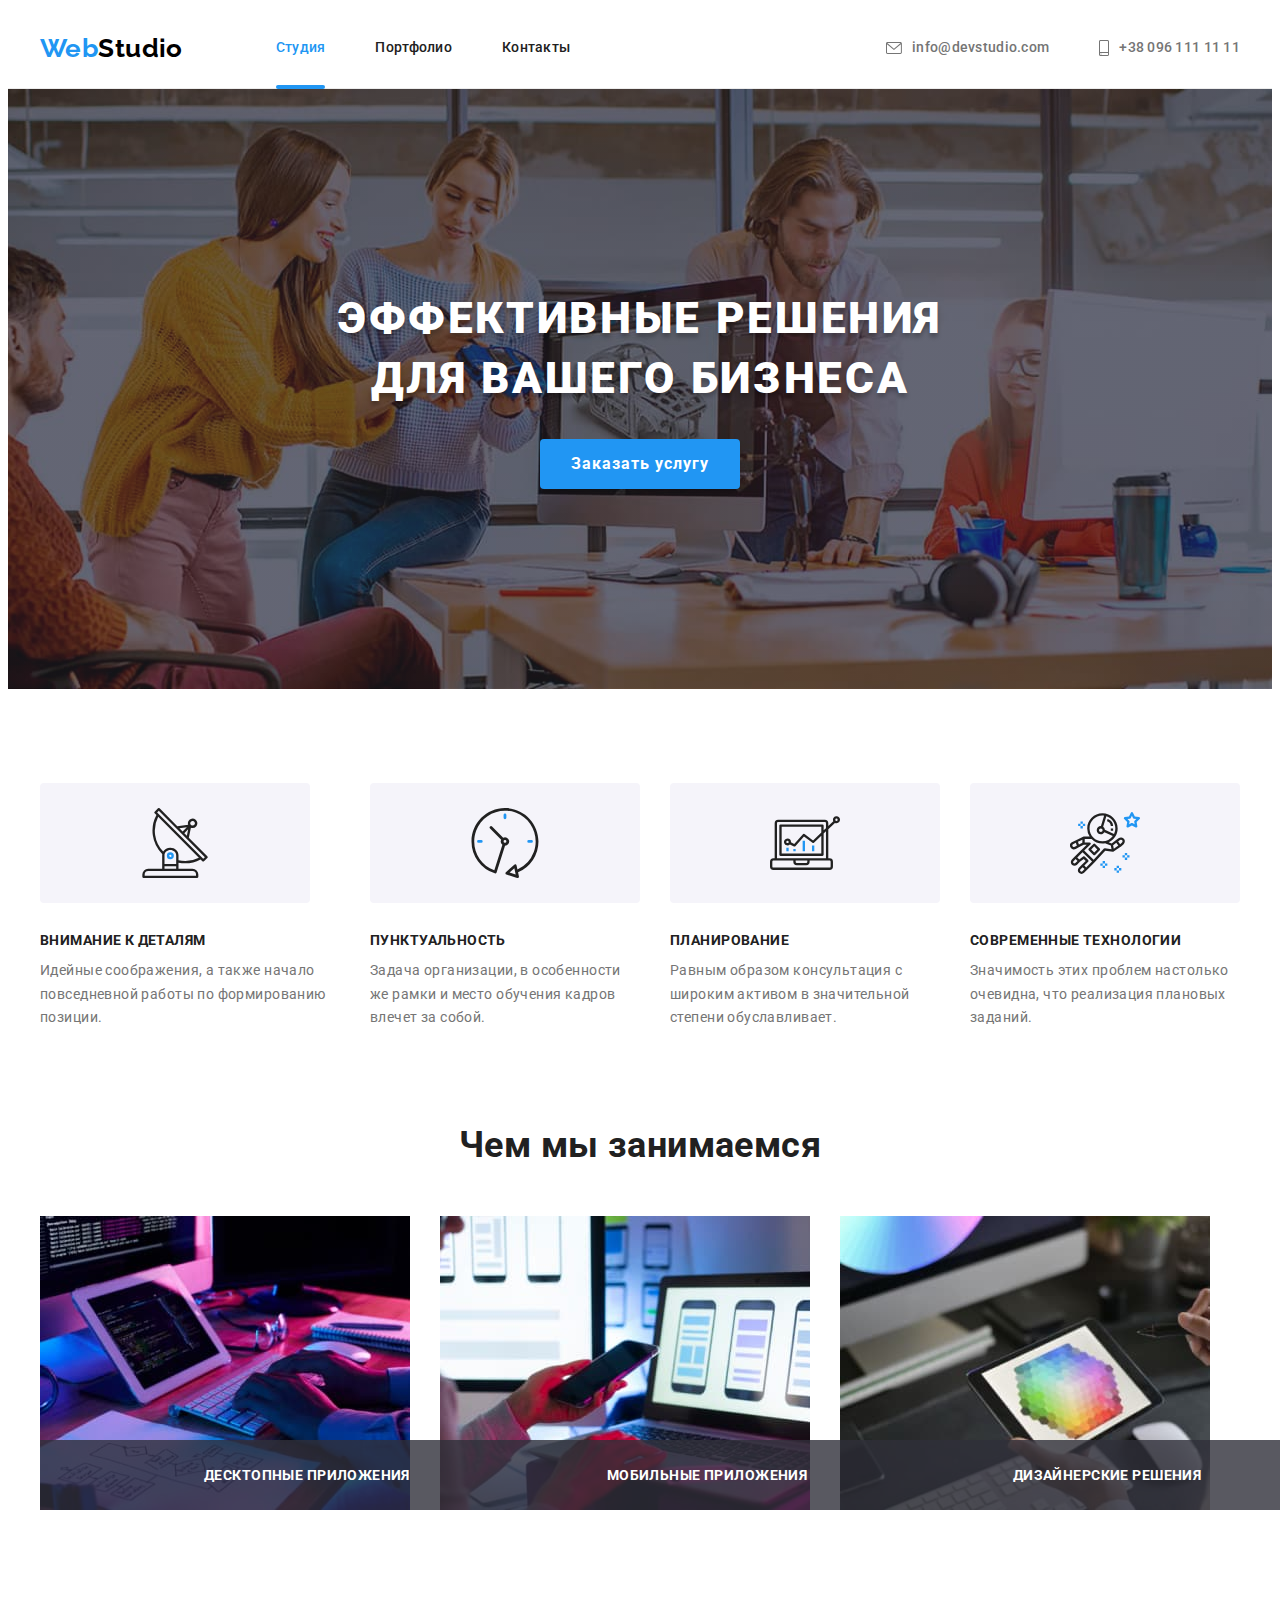
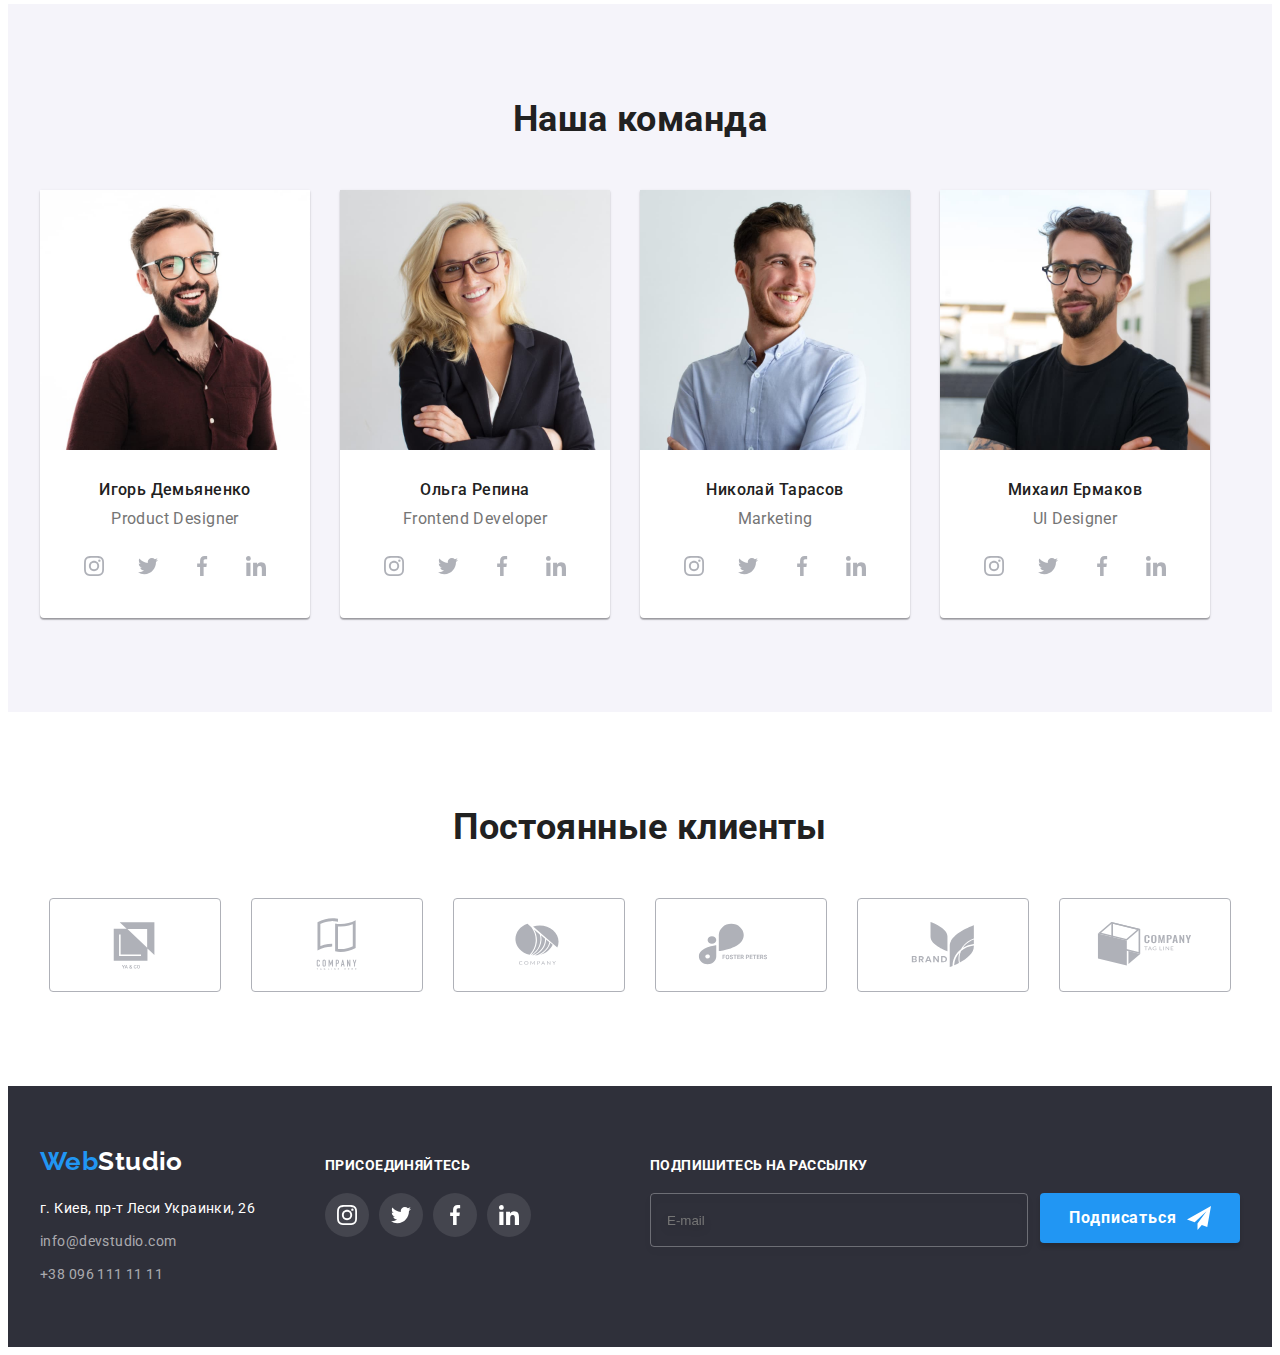
<file: index.html>
<!DOCTYPE html>
<html lang="ru">
	<head>
		<meta charset="UTF-8" />
		<meta http-equiv="X-UA-Compatible" content="IE=edge" />
		<meta name="viewport" content="width=device-width, initial-scale=1.0" />
		<link rel="preconnect" href="https://fonts.googleapis.com" />
		<link rel="preconnect" href="https://fonts.gstatic.com" crossorigin />
		<link
			href="https://fonts.googleapis.com/css2?family=Raleway:wght@700&family=Roboto:wght@400;500;700;900&display=swap"
			rel="stylesheet" />
		<title>WebStudio</title>
		<link
			rel="stylesheet"
			href="https://cdnjs.cloudflare.com/ajax/libs/modern-normalize/1.1.0/modern-normalize.min.css"
			integrity="sha512-wpPYUAdjBVSE4KJnH1VR1HeZfpl1ub8YT/NKx4PuQ5NmX2tKuGu6U/JRp5y+Y8XG2tV+wKQpNHVUX03MfMFn9Q=="
			crossorigin="anonymous"
			referrerpolicy="no-referrer" />
		<!-- <link rel="stylesheet" href="./css/styles.css" /> -->
		<link rel="stylesheet" href="./css/main.min.css" />
	</head>
	<body>
		<!-- ---------------------------HEADER---------------------------------------->
		<header class="header">
			<div class="container">
				<a class="logo link" href="./index.html"><span class="logo__text">Web</span>Studio</a>
				<nav class="navigation">
					<ul class="navigation__list list">
						<li class="navigation__item">
							<a class="navigation__link link current" href="./index.html">Студия</a>
						</li>
						<li class="navigation__item">
							<a class="navigation__link link" href="./portfolio.html">Портфолио</a>
						</li>
						<li class="navigation__item">
							<a class="navigation__link link" href="">Контакты</a>
						</li>
					</ul>
				</nav>
				<ul class="contacts list">
					<li class="contacts__item">
						<a class="contacts__link link" href="mailto:info@devstudio.com" target="_blank">
							<svg class="contacts__mail" width="16" height="12">
								<use href="./images/sprite.svg#mail"></use>
							</svg>
							info@devstudio.com</a
						>
					</li>
					<li class="contacts__item">
						<a class="contacts__link link" href="tel:+380961111111">
							<svg class="contacts__phone" width="10" height="16">
								<use href="./images/sprite.svg#phone"></use>
							</svg>
							+38 096 111 11 11</a
						>
					</li>
				</ul>
			</div>
		</header>
		<!-- ----------------------------MAIN---------------------------------------->
		<main>
			<!-- --------------------------HERO---------------------------------------->
			<section class="hero">
				<div class="container">
					<h1 class="hero__title">Эффективные решения для вашего бизнеса</h1>
					<button class="btn btn--centered button" type="button" data-modal-open="">Заказать услугу</button>
				</div>
			</section>
			<!-- ------------------------FEATURES---------------------------------------->
			<section class="features">
				<div class="container">
					<h2 class="visually-hidden">Особливості</h2>
					<ul class="benefits list">
						<li class=benefits__item">
							<div class="benefits__wrap">
								<svg width="70" height="70">
									<use href="./images/sprite.svg#antenna"></use>
								</svg>
							</div>
							<h3 class="benefits-title">внимание к деталям</h3>
							<p class="benefits-text">Идейные соображения, а также начало повседневной работы по формированию позиции.</p>
						</li>
						<li class="benefits__item">
							<div class="benefits__wrap">
								<svg width="70" height="70">
									<use href="./images/sprite.svg#clock"></use>
								</svg>
							</div>
							<h3 class="benefits-title">пунктуальность</h3>
							<p class="benefits-text">
								Задача организации, в особенности же рамки и место обучения кадров влечет за собой.
							</p>
						</li>
						<li class="benefits__item">
							<div class="benefits__wrap">
								<svg width="70" height="70">
									<use href="./images/sprite.svg#diagram"></use>
								</svg>
							</div>
							<h3 class="benefits-title">планирование</h3>
							<p class="benefits-text">
								Равным образом консультация с широким активом в значительной степени обуславливает.
							</p>
						</li>
						<li class="benefits__item">
							<div class="benefits__wrap">
								<svg width="70" height="70">
									<use href="./images/sprite.svg#astronaut"></use>
								</svg>
							</div>
							<h3 class="benefits-title">современные технологии</h3>
							<p class="benefits-text">Значимость этих проблем настолько очевидна, что реализация плановых заданий.</p>
						</li>
					</ul>
				</div>
			</section>
			<!-- ------------------------ABOUT US---------------------------------------->
			<section class="about section">
				<div class="container">
					<h2 class="title">Чем мы занимаемся</h2>
					<ul class="about__list list">
						<li class="about__item">
							<img class="image" src="./images/work-card-1.jpg" alt="написання коду" width="370" height="294" />
							<div class="about__overlay">
								<p class="about__text">десктопные приложения</p>
							</div>
						</li>
						<li class="about__item">
							<img class="image" src="./images/work-card-2.jpg" alt="вибір макету" width="370" height="294" />
							<div class="about__overlay">
								<p class="about__text">мобильные приложения</p>
							</div>
						</li>
						<li class="about__item">
							<img class="image" src="./images/work-card-3.jpg" alt="вибір кольору" width="370" height="294" />
							<div class="about__overlay">
								<p class="about__text">дизайнерские решения</p>
							</div>
						</li>
					</ul>
				</div>
			</section>
			<!-- -------------------------TEAM---------------------------------------->
			<section class="team section">
				<div class="container">
					<h2 class="title">Наша команда</h2>
					<ul class="card list">
						<li class="card__item">
							<img class="image" src="./images/team-card-1.jpg" alt="Игорь Демьяненко" width="270" height="260" />
							<div class="card__wrap">
								<h3 class="card__title">Игорь Демьяненко</h3>
								<p class="card__text" lang="en">Product Designer</p>
								<ul class="social list">
									<li class="social__item">
										<a class="social__link link" href="">
											<svg class="social__icon" width="20" height="20">
												<use href="./images/sprite.svg#instagram"></use>
											</svg>
										</a>
									</li>
									<li class="social__item">
										<a class="social__link link" href="">
											<svg class="social__icon" width="20" height="20">
												<use href="./images/sprite.svg#twitter"></use>
											</svg>
										</a>
									</li>
									<li class="social__item">
										<a class="social__link link" href="">
											<svg class="social__icon" width="20" height="20">
												<use href="./images/sprite.svg#facebook"></use>
											</svg>
										</a>
									</li>
									<li class="social__item">
										<a class="social__link link" href="">
											<svg class="social__icon" width="20" height="20">
												<use href="./images/sprite.svg#linkedin"></use>
											</svg>
										</a>
									</li>
								</ul>
							</div>
						</li>
						<li class="card__item">
							<img class="image" src="./images/team-card-2.jpg" alt="Игорь Демьяненко" width="270" height="260" />
							<div class="card__wrap">
								<h3 class="card__title">Ольга Репина</h3>
								<p class="card__text" lang="en">Frontend Developer</p>
								<ul class="social list">
									<li class="social__item">
										<a class="social__link link" href="">
											<svg class="social__icon" width="20" height="20">
												<use href="./images/sprite.svg#instagram"></use>
											</svg>
										</a>
									</li>
									<li class="social__item">
										<a class="social__link link" href="">
											<svg class="social__icon" width="20" height="20">
												<use href="./images/sprite.svg#twitter"></use>
											</svg>
										</a>
									</li>
									<li class="social__item">
										<a class="social__link link" href="">
											<svg class="social__icon" width="20" height="20">
												<use href="./images/sprite.svg#facebook"></use>
											</svg>
										</a>
									</li>
									<li class="social__item">
										<a class="social__link link" href="">
											<svg class="social__icon" width="20" height="20">
												<use href="./images/sprite.svg#linkedin"></use>
											</svg>
										</a>
									</li>
								</ul>
							</div>
						</li>
						<li class="card__item">
							<img class="image" src="./images/team-card-3.jpg" alt="Игорь Демьяненко" width="270" height="260" />
							<div class="card__wrap">
								<h3 class="card__title">Николай Тарасов</h3>
								<p class="card__text" lang="en">Marketing</p>
								<ul class="social list">
									<li class="social__item">
										<a class="social__link link" href="">
											<svg class="social__icon" width="20" height="20">
												<use href="./images/sprite.svg#instagram"></use>
											</svg>
										</a>
									</li>
									<li class="social__item">
										<a class="social__link link" href="">
											<svg class="social__icon" width="20" height="20">
												<use href="./images/sprite.svg#twitter"></use>
											</svg>
										</a>
									</li>
									<li class="social__item">
										<a class="social__link link" href="">
											<svg class="social__icon" width="20" height="20">
												<use href="./images/sprite.svg#facebook"></use>
											</svg>
										</a>
									</li>
									<li class="social__item">
										<a class="social__link link" href="">
											<svg class="social__icon" width="20" height="20">
												<use href="./images/sprite.svg#linkedin"></use>
											</svg>
										</a>
									</li>
								</ul>
							</div>
						</li>
						<li class="card__item">
							<img class="image" src="./images/team-card-4.jpg" alt="Игорь Демьяненко" width="270" height="260" />
							<div class="card__wrap">
								<h3 class="card__title">Михаил Ермаков</h3>
								<p class="card__text" lang="en">UI Designer</p>
								<ul class="social list">
									<li class="social__item">
										<a class="social__link link" href="">
											<svg class="social__icon" width="20" height="20">
												<use href="./images/sprite.svg#instagram"></use>
											</svg>
										</a>
									</li>
									<li class="social__item">
										<a class="social__link link" href="">
											<svg class="social__icon" width="20" height="20">
												<use href="./images/sprite.svg#twitter"></use>
											</svg>
										</a>
									</li>
									<li class="social__item">
										<a class="social__link link" href="">
											<svg class="social__icon" width="20" height="20">
												<use href="./images/sprite.svg#facebook"></use>
											</svg>
										</a>
									</li>
									<li class="social__item">
										<a class="social__link link" href="">
											<svg class="social__icon" width="20" height="20">
												<use href="./images/sprite.svg#linkedin"></use>
											</svg>
										</a>
									</li>
								</ul>
							</div>
						</li>
						
					</ul>
				</div>
			</section>
			<!-- ------------------------CLIENTS---------------------------------------->
			<section class="clients section">
				<div class="container">
					<h2 class="title">Постоянные клиенты</h2>
					<ul class="companies list">
						<li class="companies__item">
							<a href="" class="companies__link link">
								<svg class="companies__icon" width="106" height="60">
									<use href="./images/sprite.svg#logo1"></use>
								</svg>
							</a>
						</li>
						<li class="companies__item">
							<a href="" class="companies__link link">
								<svg class="companies__icon" width="106" height="60">
									<use href="./images/sprite.svg#logo2"></use>
								</svg>
							</a>
						</li>
						<li class="companies__item">
							<a href="" class="companies__link link">
								<svg class="companies__icon" width="106" height="60">
									<use href="./images/sprite.svg#logo3"></use>
								</svg>
							</a>
						</li>
						<li class="companies__item">
							<a href="" class="companies__link link">
								<svg class="companies__icon" width="106" height="60">
									<use href="./images/sprite.svg#logo4"></use>
								</svg>
							</a>
						</li>
						<li class="companies__item">
							<a href="" class="companies__link link">
								<svg class="companies__icon" width="106" height="60">
									<use href="./images/sprite.svg#logo5"></use>
								</svg>
							</a>
						</li>
						<li class="companies__item">
							<a href="" class="companies__link link">
								<svg class="companies__icon" width="106" height="60">
									<use href="./images/sprite.svg#logo6"></use>
								</svg>
							</a>
						</li>
					</ul>
				</div>
			</section>
		</main>
		<!-- -------------------------FOOTER---------------------------------------->
		<footer class="footer">
			<div class="container">
				<div class="footer__wrap">
					<a class="logo logo--light footer__logo link" href=""><span class="logo__text">Web</span>Studio</a>
					<address class="address">
						<ul class="address__list list">
							<li class="address__item">
								<a
									class="address__link link"
									href="https://goo.gl/maps/g8U8x3XX5DyqGBwx5"
									target="_blank"
									rel="noopener nofollow noreferrer"
									>г. Киев, пр-т Леси Украинки, 26</a
								>
							</li>
							<li class="address__item">
								<a class="address__contact link" href="mailto:info@devstudio.com" target="_blank">info@devstudio.com</a>
							</li>
							<li class="footer-item">
								<a class="address__contact link" href="tel:+380961111111">+38 096 111 11 11</a>
							</li>
						</ul>
					</address>
				</div>
				<div class="footer__join">
					<p class="footer__title">присоединяйтесь</p>
					<ul class="social list">
									<li class="social__item">
										<a class="social__link social__link--dark link" href="">
											<svg class="social__icon" width="20" height="20">
												<use href="./images/sprite.svg#instagram"></use>
											</svg>
										</a>
									</li>
									<li class="social__item">
										<a class="social__link social__link--dark link" href="">
											<svg class="social__icon" width="20" height="20">
												<use href="./images/sprite.svg#twitter"></use>
											</svg>
										</a>
									</li>
									<li class="social__item">
										<a class="social__link social__link--dark link" href="">
											<svg class="social__icon" width="20" height="20">
												<use href="./images/sprite.svg#facebook"></use>
											</svg>
										</a>
									</li>
									<li class="social__item">
										<a class="social__link social__link--dark link" href="">
											<svg class="social__icon" width="20" height="20">
												<use href="./images/sprite.svg#linkedin"></use>
											</svg>
										</a>
									</li>
								</ul>
				</div>
				<form class="subscribe">
					<p class="footer__title">Подпишитесь на рассылку</p>
					<div class="subscribe__wrap">
						<input class="subscribe__input" type="email" name="subscribe-email" placeholder="E-mail" maxlength="30" />
						<button class="btn button subscribe__button" type="submit">
							Подписаться
							<svg class="subscribe__icon" width="24" height="24">
								<use href="./images/sprite.svg#send"></use>
							</svg>
						</button>
					</div>
				</form>
			</div>
		</footer>

		<!-- -------------------------MODAL---------------------------------------->

		<div class="backdrop is-hidden" data-modal>
			<div class="modal">
				<button class="close-button" type="button" data-modal-close>
					<svg class="close-button__icon" width="11" height="11">
						<use href="./images/sprite.svg#close"></use>
					</svg>
				</button>
				<p class="modal__title">Оставьте свои данные, мы вам перезвоним</p>

				<form class="form">
					<div class="form__field">
						<label class="form__label" for="user-name">Имя</label>
						<div class="form__wrap">
							<input class="form__input" type="text" name="user-name" id="user-name" />
							<svg class="form__icon" width="18" height="18">
								<use href="./images/sprite.svg#name"></use>
							</svg>
						</div>
					</div>

					<div class="form__field">
						<label class="form__label" for="user-tel">Телефон</label>
						<div class="form__wrap">
							<input class="form__input" type="tel"  name="user-tel" id="user-tel" />
							<svg class="form__icon" width="18" height="18">
								<use href="./images/sprite.svg#tel"></use>
							</svg>
						</div>
					</div>

					<div class="form__field">
						<label class="form__label" for="user-email">Почта</label>
						<div class="form__wrap">
							<input class="form__input" type="email"  name="user-email" id="user-email" />
							<svg class="form__icon" width="18" height="18">
								<use href="./images/sprite.svg#email"></use>
							</svg>
						</div>
					</div>

					<div class="form__field">
						<label class="form__label" for="comment">Комментарий</label>
						<textarea class="form__comment" name="comment"  id="comment" placeholder="Введите текст"></textarea>
					</div>

					<div class="checkbox">
						<input
							type="checkbox"
							name="privacy"
							value="true"
							class="checkbox__input visually-hidden"
							id="checkbox-label" />
						<label class="checkbox__label" for="checkbox-label">Соглашаюсь с рассылкой и принимаю</label>
						<a class="checkbox__link" href="">Условия договора</a>
					</div>

					<button class="btn button btn--centered" type="submit">Отправить</button>
				</form>
			</div>
		</div>

		<script src="./js/modal.js"></script>
	</body>
</html>
</file>
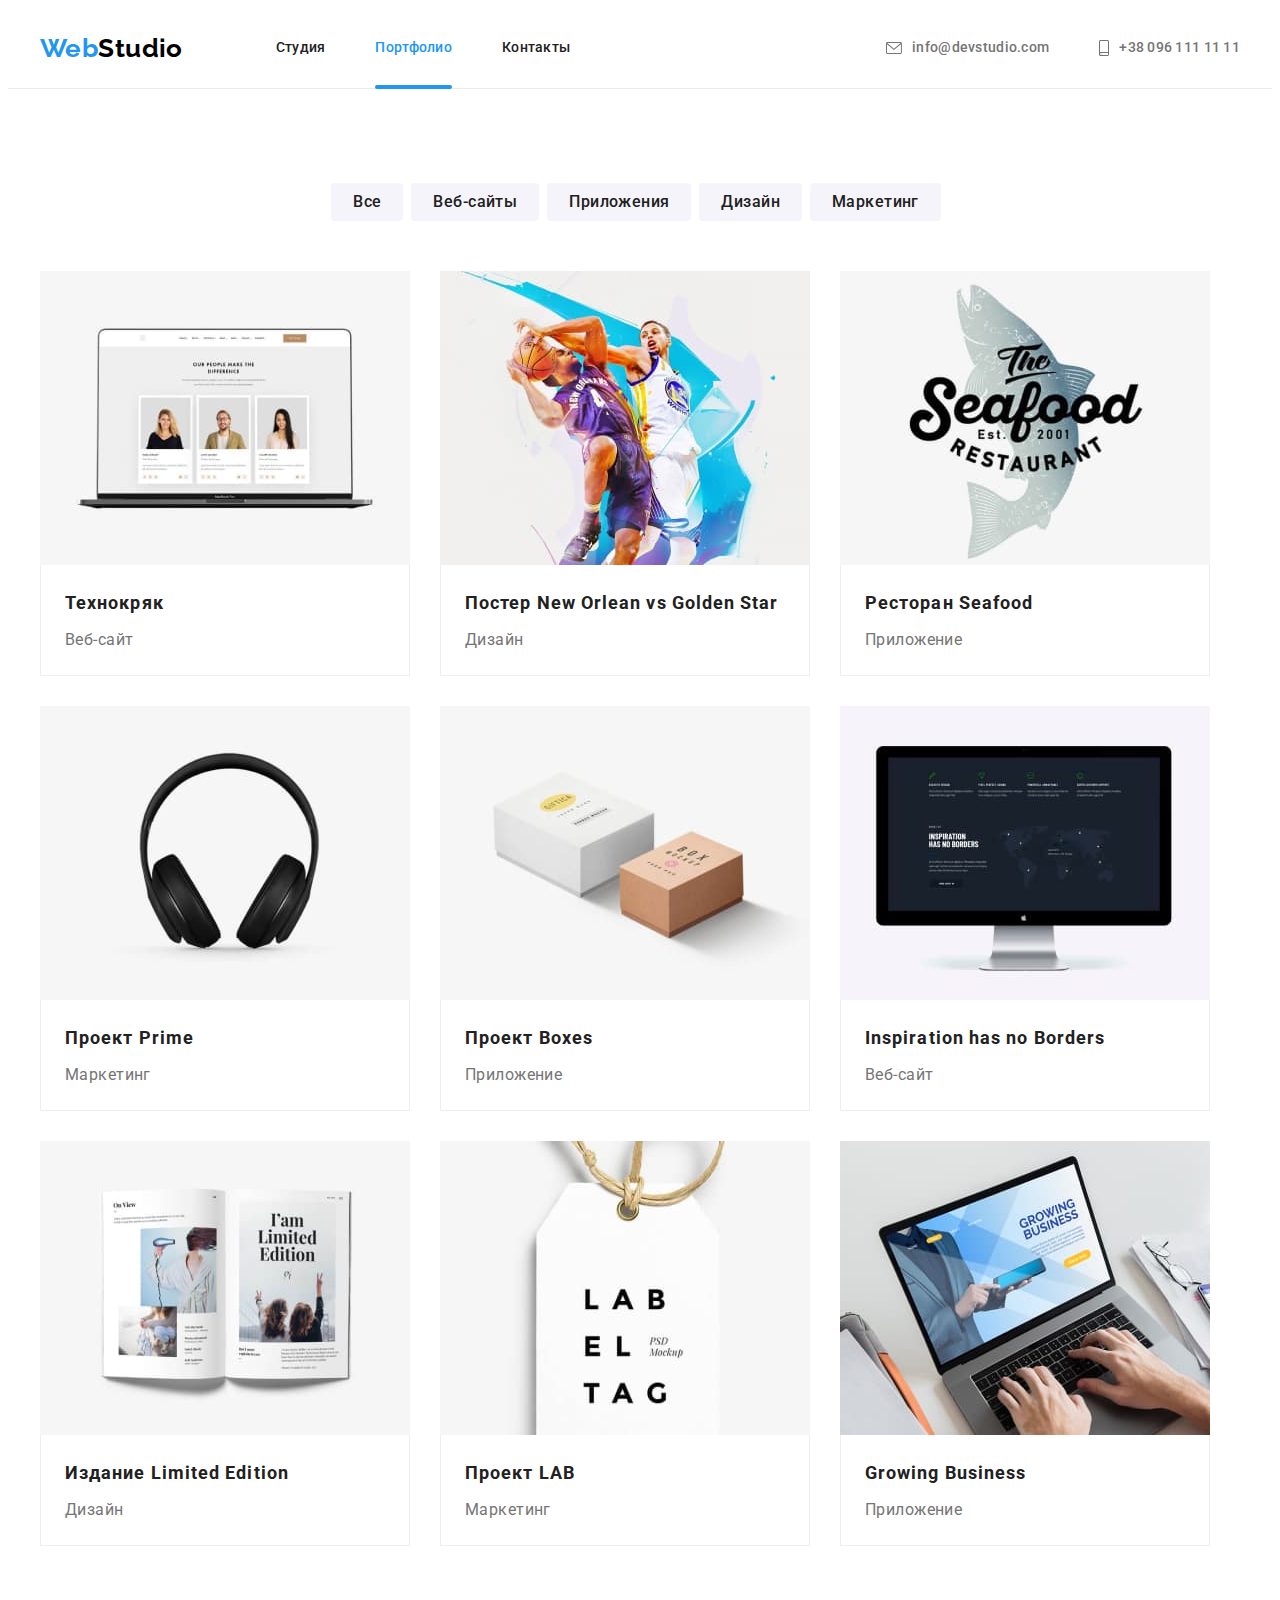
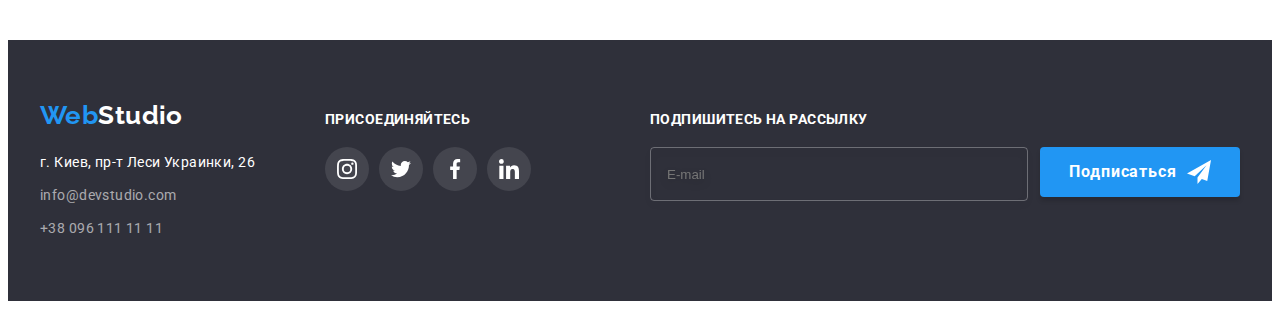
<file: portfolio.html>
<!DOCTYPE html>
<html lang="ru">
	<head>
		<meta charset="UTF-8" />
		<meta http-equiv="X-UA-Compatible" content="IE=edge" />
		<meta name="viewport" content="width=device-width, initial-scale=1.0" />
		<link rel="preconnect" href="https://fonts.googleapis.com" />
		<link rel="preconnect" href="https://fonts.gstatic.com" crossorigin />
		<link
			href="https://fonts.googleapis.com/css2?family=Raleway:wght@700&family=Roboto:wght@400;500;700;900&display=swap"
			rel="stylesheet" />
		<title>Portfolio</title>
		<link
			rel="stylesheet"
			href="https://cdnjs.cloudflare.com/ajax/libs/modern-normalize/1.1.0/modern-normalize.min.css"
			integrity="sha512-wpPYUAdjBVSE4KJnH1VR1HeZfpl1ub8YT/NKx4PuQ5NmX2tKuGu6U/JRp5y+Y8XG2tV+wKQpNHVUX03MfMFn9Q=="
			crossorigin="anonymous"
			referrerpolicy="no-referrer" />
		<link rel="stylesheet" href="./css/main.min.css" />
	</head>
	<body>
		<!-- ---------------------------HEADER---------------------------------------->
		<header class="header">
			<div class="container">
				<a class="logo link" href="./index.html"><span class="logo__text">Web</span>Studio</a>
				<nav class="navigation">
					<ul class="navigation__list list">
						<li class="navigation__item">
							<a class="navigation__link link" href="./index.html">Студия</a>
						</li>
						<li class="navigation__item">
							<a class="navigation__link link current" href="./portfolio.html">Портфолио</a>
						</li>
						<li class="navigation__item">
							<a class="navigation__link link" href="">Контакты</a>
						</li>
					</ul>
				</nav>
				<ul class="contacts list">
					<li class="contacts__item">
						<a class="contacts__link link" href="mailto:info@devstudio.com" target="_blank">
							<svg class="contacts__mail" width="16" height="12">
								<use href="./images/sprite.svg#mail"></use>
							</svg>
							info@devstudio.com</a
						>
					</li>
					<li class="contacts__item">
						<a class="contacts__link link" href="tel:+380961111111">
							<svg class="contacts__phone" width="10" height="16">
								<use href="./images/sprite.svg#phone"></use>
							</svg>
							+38 096 111 11 11</a
						>
					</li>
				</ul>
			</div>
		</header>
		<!-- --------------------------PROJECTS--------------------------------------------------------------------------------------------------------->
		<main>
			<section class="projects section">
				<div class="container">
					<h1 class="title visually-hidden">Проекти</h1>
					<ul class="filter projects__filter list">
						<li class="filter__item">
							<button class="filter__btn button" type="button">Все</button>
						</li>
						<li class="filter__item">
							<button class="filter__btn button" type="button">Веб-сайты</button>
						</li>
						<li class="filter__item">
							<button class="filter__btn button" type="button">Приложения</button>
						</li>
						<li class="filter__item">
							<button class="filter__btn button" type="button">Дизайн</button>
						</li>
						<li class="filter__item">
							<button class="filter__btn button" type="button">Маркетинг</button>
						</li>
					</ul>
					<ul class="projects list">
						<li class="projects__item">
							<a class="project-card link" href="">
								<div class="project-card__thumb">
									<img class="image" src="./images/project1.jpg" alt="Технокряк" width="370" height="294" />
									<div class="project-card__overlay">
										<p class="project-card__description">
											Ресурс предлагает комплексные предложения с разным уровнем функционала и сервисов. Все это
											позволит посетителю получить исчерпывающие сведения о компании или частном лице.
										</p>
									</div>
								</div>
								<div class="project-card__wrap">
									<h2 class="project-card__title">Технокряк</h2>
									<p class="project-card__text">Веб-сайт</p>
								</div>
							</a>
						</li>

						<li class="projects__item">
							<a class="project-card link" href="">
								<div class="project-card__thumb">
									<img
										class="image"
										src="./images/project2.jpg"
										alt="Постер New Orlean vs Golden Star"
										width="370"
										height="294" />
									<div class="project-card__overlay">
										<p class="project-card__description">
											Ресурс предлагает комплексные предложения с разным уровнем функционала и сервисов. Все это
											позволит посетителю получить исчерпывающие сведения о компании или частном лице.
										</p>
									</div>
								</div>
								<div class="project-card__wrap">
									<h2 class="project-card__title">Постер New Orlean vs Golden Star</h2>
									<p class="project-card__text">Дизайн</p>
								</div>
							</a>
						</li>

						<li class="projects__item">
							<a class="project-card link" href="">
								<div class="project-card__thumb">
									<img class="image" src="./images/project3.jpg" alt="Ресторан Seafood" width="370" height="294" />
									<div class="project-card__overlay">
										<p class="project-card__description">
											Ресурс предлагает комплексные предложения с разным уровнем функционала и сервисов. Все это
											позволит посетителю получить исчерпывающие сведения о компании или частном лице.
										</p>
									</div>
								</div>
								<div class="project-card__wrap">
									<h2 class="project-card__title">Ресторан Seafood</h2>
									<p class="project-card__text">Приложение</p>
								</div>
							</a>
						</li>

						<li class="projects__item">
							<a class="project-card link" href="">
								<div class="project-card__thumb">
									<img class="image" src="./images/project4.jpg" alt="Проект Prime" width="370" height="294" />
									<div class="project-card__overlay">
										<p class="project-card__description">
											Ресурс предлагает комплексные предложения с разным уровнем функционала и сервисов. Все это
											позволит посетителю получить исчерпывающие сведения о компании или частном лице.
										</p>
									</div>
								</div>
								<div class="project-card__wrap">
									<h2 class="project-card__title">Проект Prime</h2>
									<p class="project-card__text">Маркетинг</p>
								</div>
							</a>
						</li>

						<li class="projects__item">
							<a class="project-card link" href="">
								<div class="project-card__thumb">
									<img class="image" src="./images/project5.jpg" alt="Проект Boxes" width="370" height="294" />
									<div class="project-card__overlay">
										<p class="project-card__description">
											Ресурс предлагает комплексные предложения с разным уровнем функционала и сервисов. Все это
											позволит посетителю получить исчерпывающие сведения о компании или частном лице.
										</p>
									</div>
								</div>
								<div class="project-card__wrap">
									<h2 class="project-card__title">Проект Boxes</h2>
									<p class="project-card__text">Приложение</p>
								</div>
							</a>
						</li>

						<li class="projects__item">
							<a class="project-card link" href="">
								<div class="project-card__thumb">
									<img
										class="image"
										lang="en"
										src="./images/project6.jpg"
										alt="Inspiration has no Borders"
										width="370"
										height="294" />
									<div class="project-card__overlay">
										<p class="project-card__description">
											Ресурс предлагает комплексные предложения с разным уровнем функционала и сервисов. Все это
											позволит посетителю получить исчерпывающие сведения о компании или частном лице.
										</p>
									</div>
								</div>
								<div class="project-card__wrap">
									<h2 lang="en" class="project-card__title">Inspiration has no Borders</h2>
									<p class="project-card__text">Веб-сайт</p>
								</div>
							</a>
						</li>

						<li class="projects__item">
							<a class="project-card link" href="">
								<div class="project-card__thumb">
									<img
										class="image"
										src="./images/project7.jpg"
										alt="Издание Limited Edition"
										width="370"
										height="294" />
									<div class="project-card__overlay">
										<p class="project-card__description">
											Ресурс предлагает комплексные предложения с разным уровнем функционала и сервисов. Все это
											позволит посетителю получить исчерпывающие сведения о компании или частном лице.
										</p>
									</div>
								</div>
								<div class="project-card__wrap">
									<h2 class="project-card__title">Издание Limited Edition</h2>
									<p class="project-card__text">Дизайн</p>
								</div>
							</a>
						</li>

						<li class="projects__item">
							<a class="project-card link" href="">
								<div class="project-card__thumb">
									<img class="image" src="./images/project8.jpg" alt="Проект LAB" width="370" height="294" />
									<div class="project-card__overlay">
										<p class="project-card__description">
											Ресурс предлагает комплексные предложения с разным уровнем функционала и сервисов. Все это
											позволит посетителю получить исчерпывающие сведения о компании или частном лице.
										</p>
									</div>
								</div>
								<div class="project-card__wrap">
									<h2 class="project-card__title">Проект LAB</h2>
									<p class="project-card__text">Маркетинг</p>
								</div>
							</a>
						</li>

						<li class="projects__item">
							<a class="project-card link" href="">
								<div class="project-card__thumb">
									<img
										class="image"
										lang="en"
										src="./images/project9.jpg"
										alt="Growing Business"
										width="370"
										height="294" />
									<div class="project-card__overlay">
										<p class="project-card__description">
											Ресурс предлагает комплексные предложения с разным уровнем функционала и сервисов. Все это
											позволит посетителю получить исчерпывающие сведения о компании или частном лице.
										</p>
									</div>
								</div>
								<div class="project-card__wrap">
									<h2 lang="en" class="project-card__title">Growing Business</h2>
									<p class="project-card__text">Приложение</p>
								</div>
							</a>
						</li>
					</ul>
				</div>
			</section>
		</main>
		<!-- ---------------------------FOOTER---------------------------------->
		<footer class="footer">
			<div class="container">
				<div class="footer__wrap">
					<a class="logo logo--light footer__logo link" href=""><span class="logo__text">Web</span>Studio</a>
					<address class="address">
						<ul class="address__list list">
							<li class="address__item">
								<a
									class="address__link link"
									href="https://goo.gl/maps/g8U8x3XX5DyqGBwx5"
									target="_blank"
									rel="noopener nofollow noreferrer"
									>г. Киев, пр-т Леси Украинки, 26</a
								>
							</li>
							<li class="address__item">
								<a class="address__contact link" href="mailto:info@devstudio.com" target="_blank">info@devstudio.com</a>
							</li>
							<li class="footer-item">
								<a class="address__contact link" href="tel:+380961111111">+38 096 111 11 11</a>
							</li>
						</ul>
					</address>
				</div>
				<div class="footer__join">
					<p class="footer__title">присоединяйтесь</p>
					<ul class="social list">
						<li class="social__item">
							<a class="social__link social__link--dark link" href="">
								<svg class="social__icon" width="20" height="20">
									<use href="./images/sprite.svg#instagram"></use>
								</svg>
							</a>
						</li>
						<li class="social__item">
							<a class="social__link social__link--dark link" href="">
								<svg class="social__icon" width="20" height="20">
									<use href="./images/sprite.svg#twitter"></use>
								</svg>
							</a>
						</li>
						<li class="social__item">
							<a class="social__link social__link--dark link" href="">
								<svg class="social__icon" width="20" height="20">
									<use href="./images/sprite.svg#facebook"></use>
								</svg>
							</a>
						</li>
						<li class="social__item">
							<a class="social__link social__link--dark link" href="">
								<svg class="social__icon" width="20" height="20">
									<use href="./images/sprite.svg#linkedin"></use>
								</svg>
							</a>
						</li>
					</ul>
				</div>
				<form class="subscribe">
					<p class="footer__title">Подпишитесь на рассылку</p>
					<div class="subscribe__wrap">
						<input class="subscribe__input" type="email" name="subscribe-email" placeholder="E-mail" maxlength="30" />
						<button class="btn button subscribe__button" type="submit">
							Подписаться
							<svg class="subscribe__icon" width="24" height="24">
								<use href="./images/sprite.svg#send"></use>
							</svg>
						</button>
					</div>
				</form>
			</div>
		</footer>
	</body>
</html>
</file>
<file: css/styles.css>
/* Позиціонування */
/* Блочна модель */
/* Типографія */
/* Візуал */
/* Інше */

/* ----------------------HEADER-------------------------------------- */

/* -----------------------HERO-------------------------------------- */

/* ---------------------FEATURES-------------------------------------- */

/* ----------------------ABOUT-------------------------------------- */

/* -----------------------TEAM-------------------------------------- */

/* -----------------------CLIENTS-------------------------------------- */

/* -----------------------FOOTER-------------------------------------- */

/* -----------------------MAIN PORTFOLIO-------------------------------------- */

/* -----------------------MAIN PROJECTS-------------------------------------- */
/* -----------------------MODAL-------------------------------------- */
</file>
<file: css/main.min.css>
:root{--main-header-color: #212121;--main-text-color: #757575;--bg-header-color: #ffffff;--accent-color: #2196f3;--logo-color: #000000;--bg-color: #2f303a;--team-gb-color: #f5f4fa;--footer-contact-color: rgba(255, 255, 255, 0.6);--header-border: #ececec;--table-border: #eeeeee;--icon-color: #afb1b8;--footer-icon-bg: rgba(255, 255, 255, 0.1);--hero-bg: #c4c4c4;--about-bg: rgba(47, 48, 58, 0.8);--cubic: cubic-bezier(0.4, 0, 0.2, 1);--color-transition: color 250ms cubic-bezier(0.4, 0, 0.2, 1);--bg-transition: background-color 250ms cubic-bezier(0.4, 0, 0.2, 1)}h1,h2,h3,h4,h5,h6,p,ul{margin:0;padding:0}.button{cursor:pointer}.image{display:block}body{font-family:"Roboto",sans-serif;color:var(--main-header-color);font-size:14px;letter-spacing:.03em;background-color:var(--bg-header-color)}.container{width:1200px;margin:0 auto;padding-left:15px;padding-right:15px}.section{padding:94px 0}.title{margin-bottom:50px;font-weight:700;font-size:36px;line-height:1.1666666667;text-align:center;color:var(--main-header-color)}.link{text-decoration:none}.list{list-style:none}.visually-hidden{position:absolute;white-space:nowrap;width:1px;height:1px;overflow:hidden;border:0;padding:0;clip:rect(0 0 0 0);clip-path:inset(50%);margin:-1px}.logo{font-family:"Raleway";font-weight:700;font-size:26px;line-height:1.19;color:var(--logo-color)}.logo__text{color:var(--accent-color)}.logo--light{color:var(--bg-header-color)}.btn{display:flex;justify-content:center;align-items:center;height:50px;min-width:200px;font-family:inherit;font-weight:700;font-size:16px;line-height:1.875;text-align:center;letter-spacing:.06em;color:var(--bg-header-color);background-color:var(--accent-color);border-radius:4px;border:rgba(0,0,0,0);box-shadow:0px 4px 4px rgba(0,0,0,.15);transition:var(--bg-transition)}.btn--centered{margin:0 auto}.btn:hover,.btn:focus{background-color:#188ce8}.close-button{position:absolute;top:8px;right:8px;display:flex;justify-content:center;align-items:center;width:30px;height:30px;padding:0;color:#000;background-color:rgba(0,0,0,0);border:1px solid rgba(0,0,0,.1);border-radius:50%}.close-button__icon{fill:currentColor;transition:var(--color-transition)}.close-button:hover .close-button__icon,.close-button:focus .close-button__icon{color:var(--accent-color)}.social{display:flex;justify-content:center}.social__item:not(:last-child){margin-right:10px}.social__link{display:flex;justify-content:center;align-items:center;width:44px;height:44px;color:var(--icon-color);background-color:rgba(0,0,0,0);border-radius:50%;transition:var(--bg-transition),var(--color-transition)}.social__link:hover,.social__link:focus{color:var(--bg-header-color);background-color:var(--accent-color)}.social__link--dark{background-color:var(--footer-icon-bg);color:var(--bg-header-color)}.social__icon{fill:currentColor}.project-card{display:block;color:inherit;transition:box-shadow 250ms var(--cubic)}.project-card:hover,.project-card:focus{box-shadow:0px 1px 1px rgba(0,0,0,.12),0px 4px 4px rgba(0,0,0,.06),1px 4px 6px rgba(0,0,0,.16)}.project-card__thumb{position:relative;overflow:hidden}.project-card__overlay{position:absolute;top:0;left:0;width:100%;height:100%;padding:63px 24px;background-color:rgba(33,150,243,.9);transform:translateY(101%);transition:transform 250ms var(--cubic)}.project-card:hover .project-card__overlay,.project-card:focus .project-card__overlay{transform:translateY(0)}.project-card__description{font-size:18px;line-height:1.5555555556;color:var(--bg-header-color)}.project-card__wrap{padding:20px 24px;border:1px solid var(--table-border);border-top:none}.project-card__title{margin-bottom:4px;font-weight:700;font-size:18px;line-height:2;letter-spacing:.06em}.project-card__text{font-size:16px;line-height:1.88;color:var(--main-text-color)}.header{border-bottom:1px solid var(--header-border)}.header .container{display:flex;align-items:center}.navigation{margin-left:93px}.navigation__list{display:flex}.navigation__item+.navigation__item{margin-left:50px}.navigation__link,.contacts__link{position:relative;display:block;padding-top:32px;padding-bottom:32px;font-weight:500;line-height:1.14;letter-spacing:.02em;color:inherit;transition:var(--color-transition)}.navigation__link:hover,.navigation__link:focus,.contacts__link:hover,.contacts__link:focus{color:var(--accent-color)}.navigation__link::before{content:"";position:absolute;left:0;bottom:0;display:block;width:100%;height:4px;background:var(--accent-color);border-radius:2px;opacity:0;transform:translateY(1px);transition:opacity 250ms var(--cubic)}.navigation__link:hover::before,.navigation__link:focus::before{opacity:1}.contacts{display:flex;margin-left:auto}.contacts__item+.contacts__item{margin-left:50px}.contacts__link{display:flex;align-items:center;color:var(--main-text-color)}.contacts__mail{margin-right:10px;fill:currentColor}.contacts__phone{margin-right:10px;fill:currentColor}.current{position:relative;color:var(--accent-color)}.current::after{content:"";position:absolute;left:0;bottom:0;display:block;width:100%;height:4px;background:var(--accent-color);border-radius:2px;transform:translateY(1px)}.hero{max-width:1600px;margin:0 auto;padding-top:200px;padding-bottom:200px;text-align:center;background-color:var(--hero-bg);background-image:linear-gradient(rgba(47, 48, 58, 0.4), rgba(47, 48, 58, 0.4)),url(../images/hero-bg.jpg);background-position:center;background-size:cover;background-repeat:no-repeat}.hero__title{max-width:696px;margin:0 auto;margin-bottom:30px;font-weight:900;font-size:44px;line-height:1.36;letter-spacing:.06em;text-transform:uppercase;color:var(--bg-header-color);text-shadow:0px 4px 4px rgba(0,0,0,.25)}.features{padding-top:94px}.benefits{display:flex}.benefits__item{flex-basis:calc((100% - 90px)/4);margin-right:30px}.benefits__item:last-child{margin-right:0}.benefits__wrap{display:flex;justify-content:center;align-items:center;width:270px;height:120px;margin-bottom:30px;background-color:var(--team-gb-color);border-radius:4px}.benefits-title{margin-bottom:10px;font-weight:700;font-size:inherit;line-height:1.14;text-transform:uppercase}.benefits-text{line-height:1.71;color:var(--main-text-color)}.about__list{display:flex}.about__item{position:relative;flex-basis:calc((100% - 60px)/4);margin-right:30px}.about__item:last-child{margin-right:0}.about__overlay{position:absolute;left:0;bottom:0;display:block;width:100%;padding:27px 82px;background:rgba(47,48,58,.8)}.about__text{font-weight:700;line-height:1.1428571429;text-align:center;text-transform:uppercase;color:var(--bg-header-color)}.team{background-color:var(--team-gb-color)}.card{display:flex}.card__item{flex-basis:calc((100% - 90px)/4);margin-right:30px;line-height:1.19;background-color:var(--bg-header-color);border-radius:0px 0px 4px 4px;box-shadow:0px 1px 3px rgba(0,0,0,.12),0px 1px 1px rgba(0,0,0,.14),0px 2px 1px rgba(0,0,0,.2)}.card__item__item:last-child{margin-right:0}.card__wrap{padding-top:30px;padding-bottom:30px}.card__title{margin-bottom:10px;font-weight:500;font-size:16px;text-align:center}.card__text{margin-bottom:16px;font-size:16px;text-align:center;color:var(--main-text-color)}.companies{display:flex;justify-content:center}.companies__item{margin-right:30px}.companies__item:last-child{margin-right:0}.companies__link{display:flex;justify-content:center;align-items:center;width:170px;height:92px;color:var(--icon-color);border:1px solid var(--icon-color);border-radius:4px;transition:var(--color-transition),border-color 250ms var(--cubic)}.companies__link:hover,.companies__link:focus{color:var(--accent-color);border-color:var(--accent-color)}.companies__icon{fill:currentColor}.footer{padding:60px 0;background-color:var(--bg-color)}.footer .container{display:flex;align-items:baseline}.footer__wrap{margin-right:70px}.footer__logo{display:block;margin-bottom:20px;color:var(--bg-header-color)}.address{font-style:normal}.address__item:not(:last-child){margin-bottom:9px}.address__link,.address__contact{line-height:1.71;color:var(--bg-header-color)}.address__contact{color:var(--footer-contact-color);transition:var(--color-transition)}.address__contact:hover,.address__contact:focus{color:var(--accent-color)}.footer__join{margin-right:auto}.footer__title{margin-bottom:20px;font-weight:700;line-height:1.1428571429;text-transform:uppercase;color:var(--bg-header-color)}.subscribe__wrap{display:flex}.subscribe__input{width:358px;height:50px;padding-left:16px;color:rgba(255,255,255,.6);background-color:rgba(0,0,0,0);border:1px solid rgba(255,255,255,.3);filter:drop-shadow(0px 4px 4px rgba(0, 0, 0, 0.15));border-radius:4px;outline:none}.subscribe-input::placeholder{font-size:16px;line-height:1.25;color:rgba(255,255,255,.6)}.subscribe__button{margin-left:12px}.subscribe__icon{margin-left:10px;fill:var(--bg-header-color)}.filter{display:flex;justify-content:center}.projects__filter{margin-bottom:50px}.filter__item{margin-right:8px}.filter__btn{padding:6px 22px;font-family:inherit;font-weight:500;font-size:16px;line-height:1.62;text-align:center;letter-spacing:inherit;color:inherit;background-color:var(--team-gb-color);border-radius:4px;border:none;transition:var(--color-transition),var(--bg-transition),box-shadow 250ms var(--cubic)}.filter__btn:hover,.filter__btn:focus{color:var(--bg-header-color);background-color:var(--accent-color);box-shadow:0px 3px 1px rgba(0,0,0,.1),0px 1px 2px rgba(0,0,0,.08),0px 2px 2px rgba(0,0,0,.12)}.projects{display:flex;flex-wrap:wrap}.projects__item{margin-right:30px;margin-bottom:30px}.projects__item:nth-child(3n){margin-right:0}.projects__item:nth-last-child(-n+3){margin-bottom:0}.backdrop{position:fixed;top:0;width:100vw;height:100vh;background-color:rgba(0,0,0,.2);transition:opacity 250ms var(--cubic),visibility 250ms}.is-hidden{visibility:hidden;opacity:0;pointer-events:none}.no-scroll{overflow:hidden}.modal{position:absolute;top:50%;left:50%;width:528px;min-height:581px;padding:40px;background-color:var(--bg-header-color);border-radius:4px;box-shadow:0px 1px 3px rgba(0,0,0,.12),0px 1px 1px rgba(0,0,0,.14),0px 2px 1px rgba(0,0,0,.2);opacity:1;transform:translate(-50%, -50%) scale(1);transition:transform 300ms}.backdrop.is-hidden .modal{opacity:0;transform:translate(-50%, -50%) scale(1.1);transition:transform 250ms var(--cubic),opacity 250ms var(--cubic)}.modal__title{margin-bottom:12px;font-weight:700;font-size:20px;line-height:1.15;text-align:center;color:var(--main-header-color)}.form__field{margin-bottom:10px}.form__field:nth-child(4){margin-bottom:20px}.form__label{display:block;margin-bottom:4px;font-size:12px;line-height:1.1666666667;letter-spacing:.01em;color:var(--main-text-color)}.form__wrap{position:relative}.form__input{display:block;width:100%;height:40px;padding-left:42px;border:1px solid rgba(33,33,33,.2);border-radius:4px}.form__input:focus{border:1px solid var(--accent-color);border-radius:4px;outline:none}.form__icon{position:absolute;top:50%;left:15px;transform:translateY(-50%)}.form__input:focus+.form__icon{fill:var(--accent-color)}.form__comment{width:100%;height:120px;padding:6px 15px;border:1px solid rgba(33,33,33,.2);border-radius:4px;outline:none;resize:none}.form__comment:focus{border:1px solid var(--accent-color);border-radius:4px;outline:none}.form__comment::placeholder{font-size:14px;line-height:1.1428571429;letter-spacing:.01em;color:rgba(117,117,117,.5)}.checkbox{display:flex;justify-content:center;align-items:center;margin-bottom:30px}.checkbox__label{display:flex;justify-content:center;align-items:center;margin-right:5px;line-height:1.7142857143;color:var(--main-text-color)}.checkbox__label::before{content:"";display:block;width:16px;height:15px;margin-right:7px;border:2px solid var(--main-header-color);border-radius:3px}.checkbox__input:checked+.checkbox__label::before{background-color:var(--accent-color);background-image:url(../images/check.svg);background-repeat:no-repeat;background-position:center;background-size:contain;border-color:rgba(0,0,0,0)}.checkbox__link{line-height:1.7142857143;color:#2196f3}/*# sourceMappingURL=main.min.css.map */
</file>
